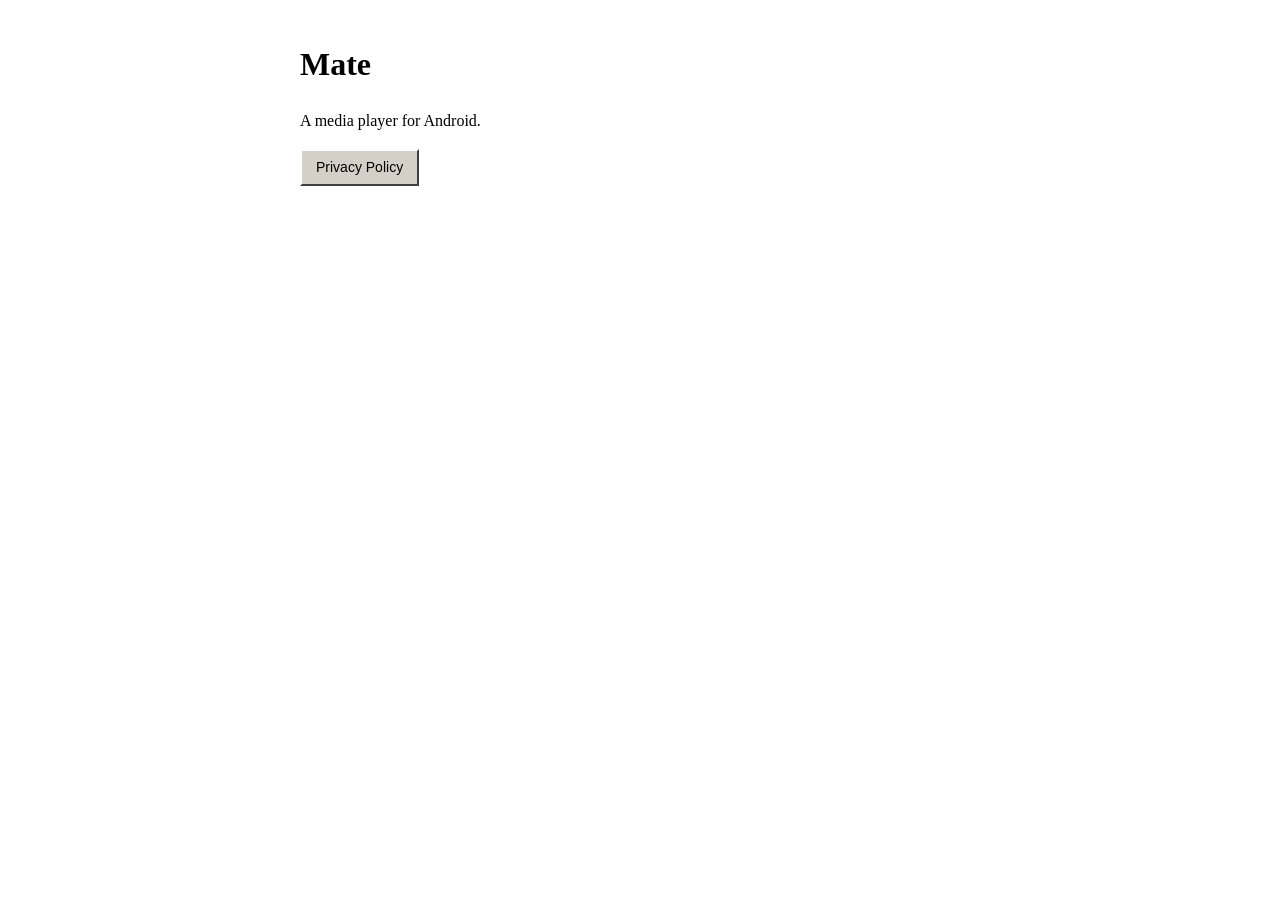
<file: index.html>
<!DOCTYPE html>
<html lang="en">
<head>
  <meta charset="utf-8">
  <meta name="viewport" content="width=device-width, initial-scale=1">
  <title>Mate</title>
  <link rel="stylesheet" href="style.css">
</head>
<body>
  <div>
    <h1>Mate</h1>
    <p>A media player for Android.</p>
    <p><a class="btn" href="privacy.html">Privacy Policy</a></p>
  </div>
</body>
</html>
</file>
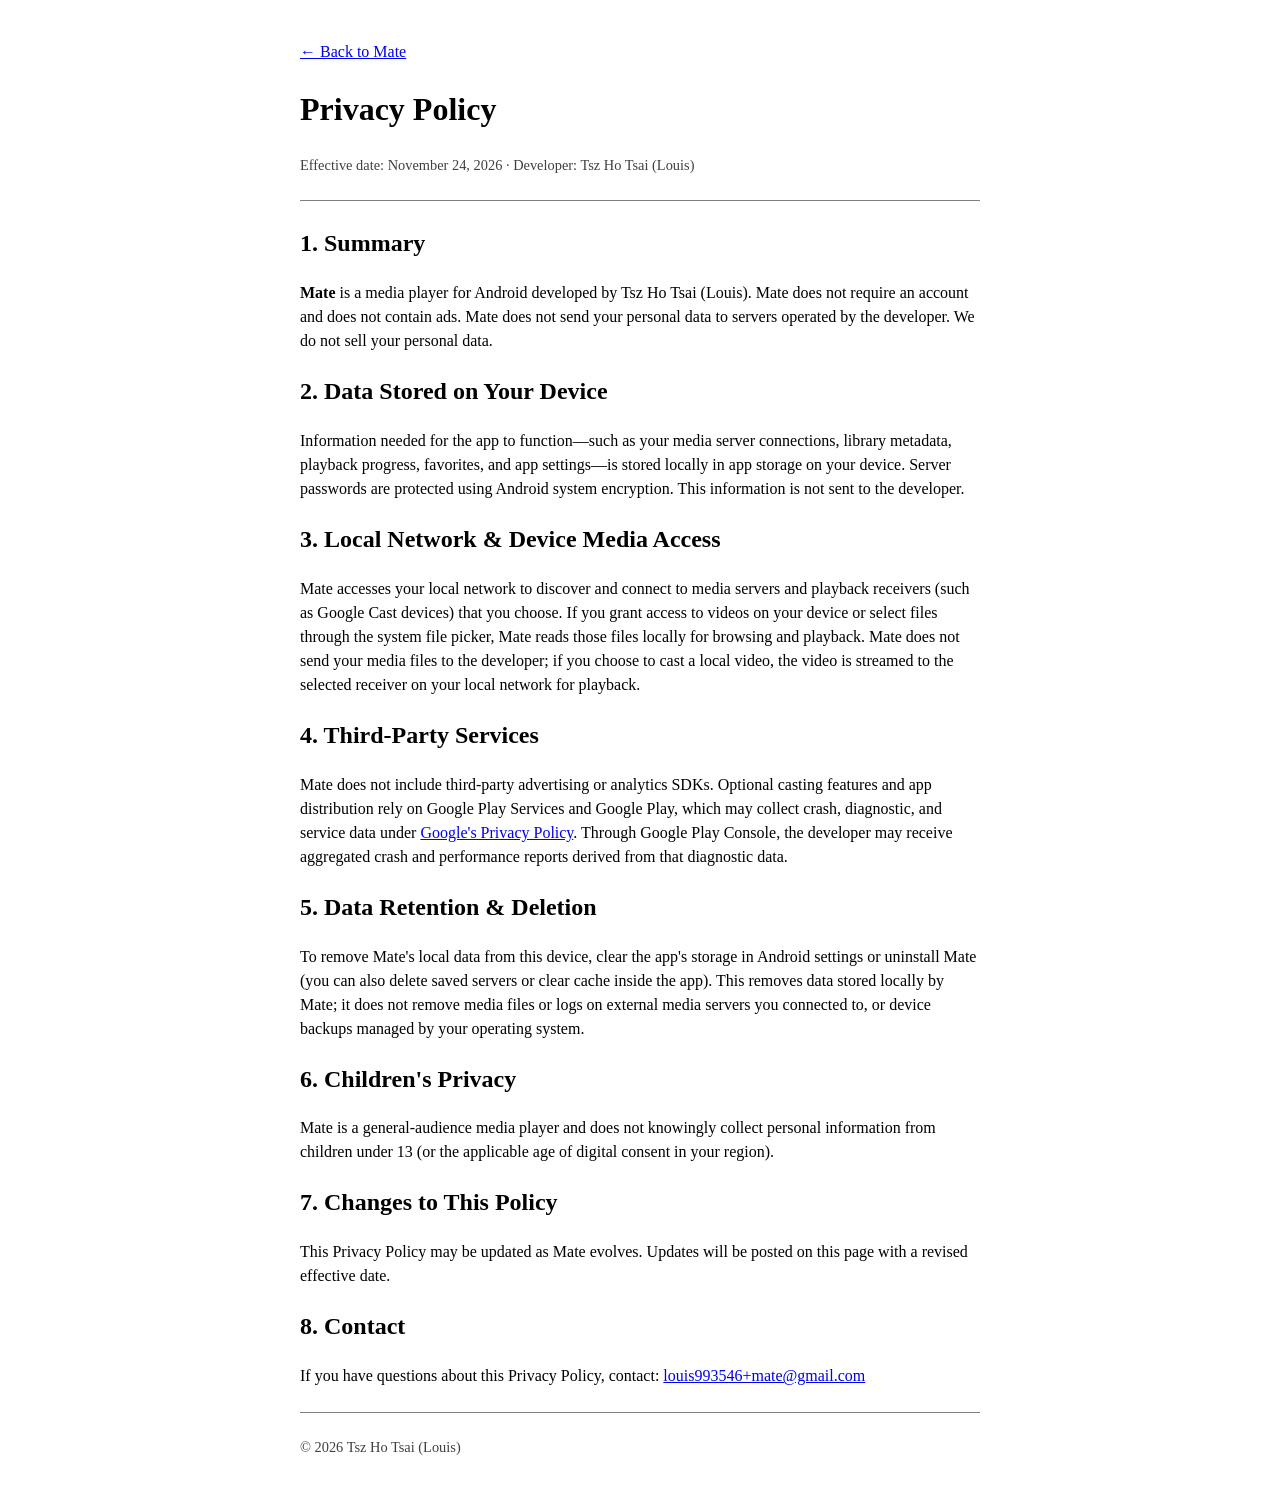
<file: privacy.html>
<!DOCTYPE html>
<html lang="en">
<head>
  <meta charset="utf-8">
  <meta name="viewport" content="width=device-width, initial-scale=1">
  <title>Privacy Policy — Mate</title>
  <link rel="stylesheet" href="style.css">
</head>
<body>
  <div>
    <p><a href="index.html">&larr; Back to Mate</a></p>
    <h1>Privacy Policy</h1>
    <p class="meta">Effective date: November 24, 2026 &middot; Developer: Tsz Ho Tsai (Louis)</p>
    <hr>

    <h2>1. Summary</h2>
    <p>
      <strong>Mate</strong> is a media player for Android developed by Tsz Ho Tsai (Louis).
      Mate does not require an account and does not contain ads. Mate does not send
      your personal data to servers operated by the developer. We do not sell your
      personal data.
    </p>

    <h2>2. Data Stored on Your Device</h2>
    <p>
      Information needed for the app to function—such as your media server connections,
      library metadata, playback progress, favorites, and app settings—is stored locally
      in app storage on your device. Server passwords are protected using Android system
      encryption. This information is not sent to the developer.
    </p>

    <h2>3. Local Network &amp; Device Media Access</h2>
    <p>
      Mate accesses your local network to discover and connect to media servers and
      playback receivers (such as Google Cast devices) that you choose. If you grant
      access to videos on your device or select files through the system file picker,
      Mate reads those files locally for browsing and playback. Mate does not send your
      media files to the developer; if you choose to cast a local video, the video is
      streamed to the selected receiver on your local network for playback.
    </p>

    <h2>4. Third-Party Services</h2>
    <p>
      Mate does not include third-party advertising or analytics SDKs. Optional casting
      features and app distribution rely on Google Play Services and Google Play, which
      may collect crash, diagnostic, and service data under
      <a href="https://policies.google.com/privacy">Google's Privacy Policy</a>. Through
      Google Play Console, the developer may receive aggregated crash and performance
      reports derived from that diagnostic data.
    </p>

    <h2>5. Data Retention &amp; Deletion</h2>
    <p>
      To remove Mate's local data from this device, clear the app's storage in Android
      settings or uninstall Mate (you can also delete saved servers or clear cache inside
      the app). This removes data stored locally by Mate; it does not remove media files
      or logs on external media servers you connected to, or device backups managed by
      your operating system.
    </p>

    <h2>6. Children's Privacy</h2>
    <p>
      Mate is a general-audience media player and does not knowingly collect personal
      information from children under 13 (or the applicable age of digital consent in
      your region).
    </p>

    <h2>7. Changes to This Policy</h2>
    <p>
      This Privacy Policy may be updated as Mate evolves. Updates will be posted on this
      page with a revised effective date.
    </p>

    <h2>8. Contact</h2>
    <p>
      If you have questions about this Privacy Policy, contact:
      <a href="mailto:louis993546+mate@gmail.com">louis993546+mate@gmail.com</a>
    </p>

    <hr>
    <p class="meta">&copy; 2026 Tsz Ho Tsai (Louis)</p>
  </div>
</body>
</html>
</file>
<file: style.css>
body {
  font-family: Georgia, "Times New Roman", Times, serif;
  background-color: #ffffff;
  color: #000000;
  margin: 40px auto;
  max-width: 680px;
  padding: 0 16px;
  line-height: 1.5;
}

h1, h2 {
  font-weight: bold;
}

a {
  color: #0000ee;
}

a:visited {
  color: #551a8b;
}

hr {
  border: 0;
  border-top: 1px solid #808080;
  margin: 24px 0;
}

.btn {
  display: inline-block;
  padding: 6px 14px;
  background-color: #d4d0c8;
  color: #000000;
  text-decoration: none;
  border-top: 2px solid #ffffff;
  border-left: 2px solid #ffffff;
  border-right: 2px solid #404040;
  border-bottom: 2px solid #404040;
  font-family: Arial, Helvetica, sans-serif;
  font-size: 14px;
}

.btn:visited {
  color: #000000;
}

.btn:active {
  border-top: 2px solid #404040;
  border-left: 2px solid #404040;
  border-right: 2px solid #ffffff;
  border-bottom: 2px solid #ffffff;
}

.meta {
  color: #404040;
  font-size: 0.9em;
}
</file>
